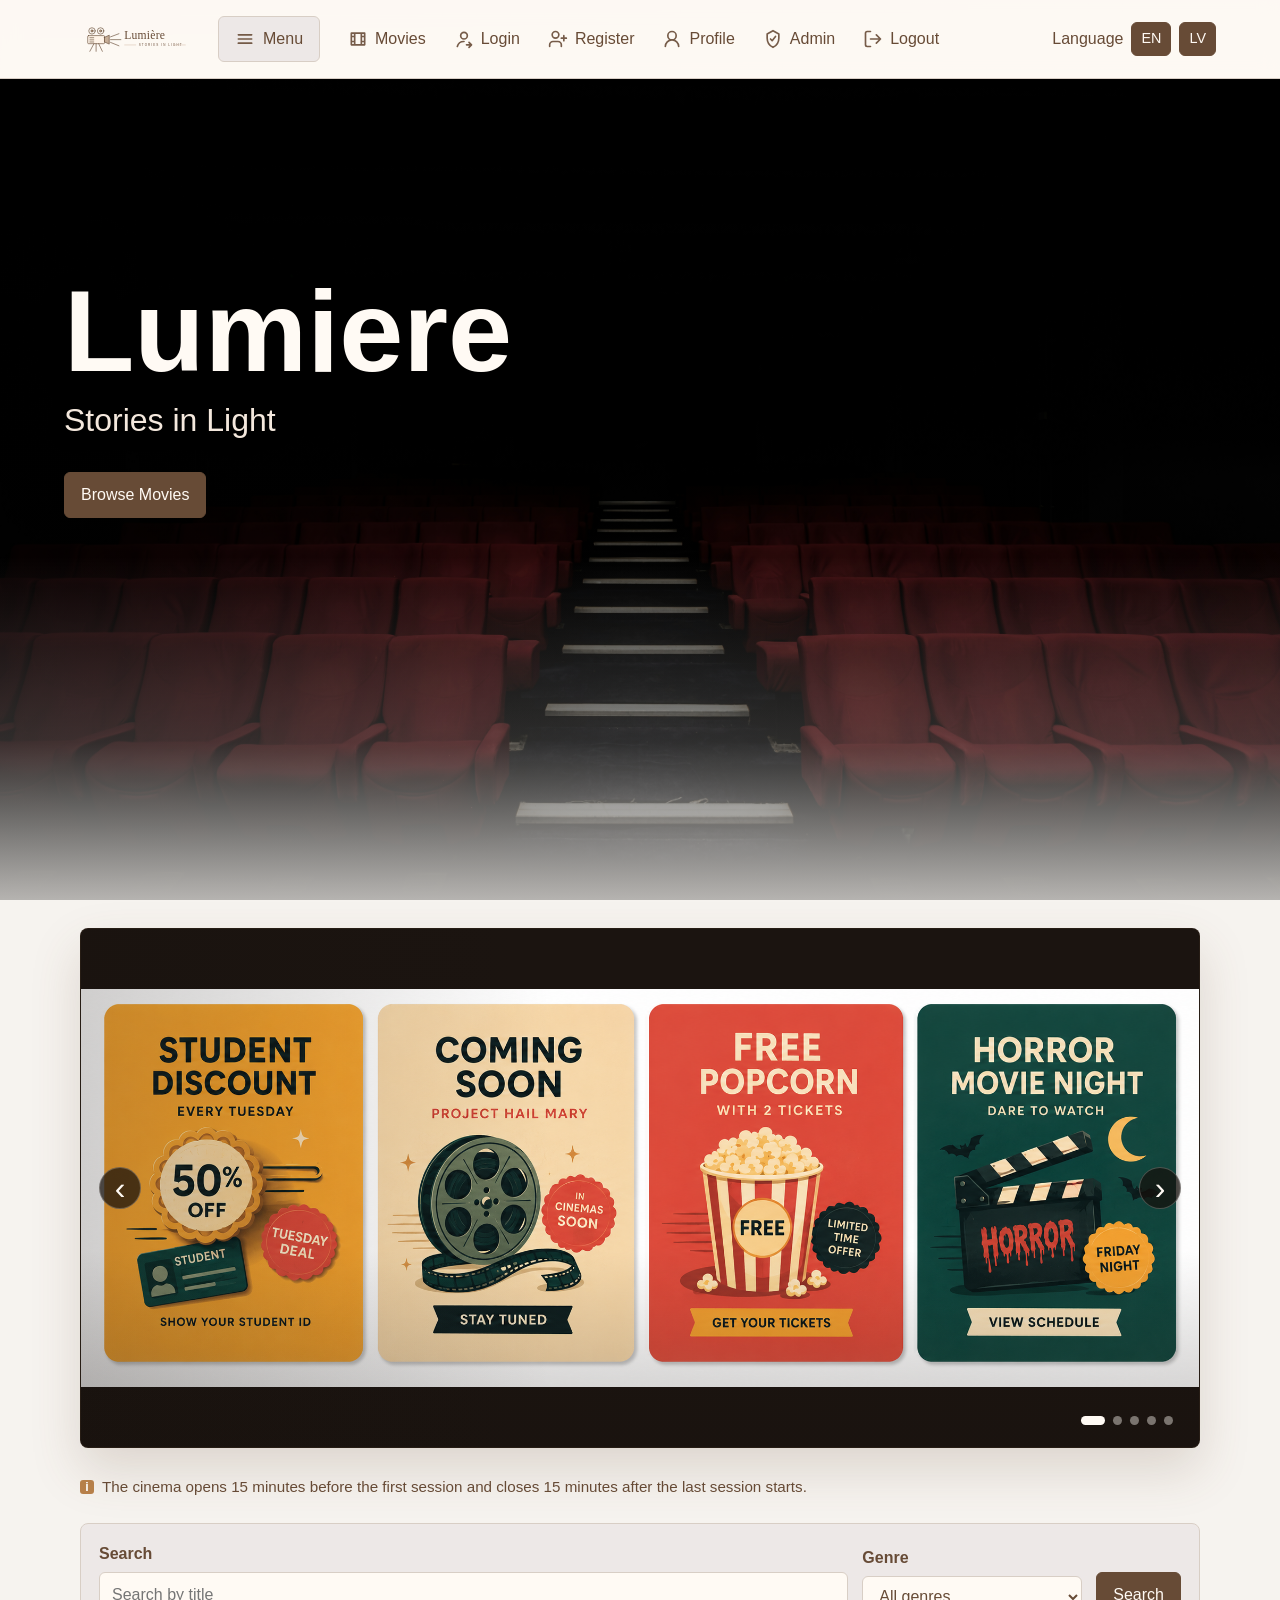
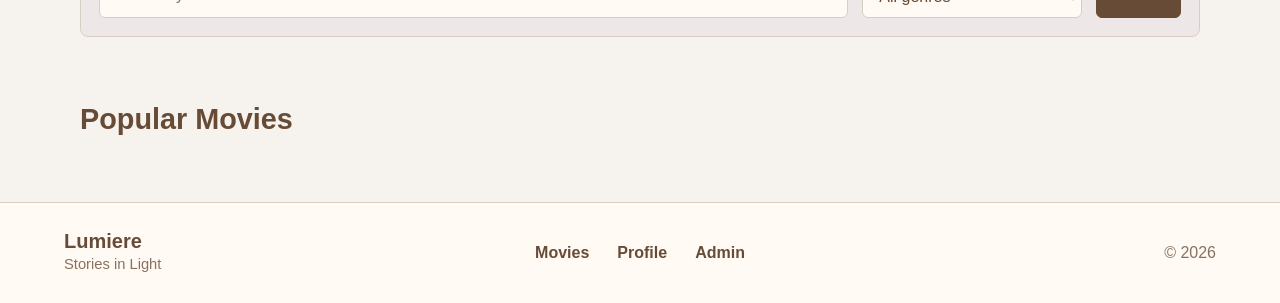
<file: index.html>
<!doctype html>
<html lang="en">
  <head>
    <meta charset="utf-8" />
    <meta name="viewport" content="width=device-width, initial-scale=1" />
    <meta name="theme-color" content="#111827" />
    <title>Lumiere - Movies</title>
    <link rel="manifest" href="manifest.json" />
    <link rel="stylesheet" href="css/style.css" />
  </head>
  <body>
    <header class="topbar">
      <a class="brand" href="index.html" aria-label="Lumiere home">
        <img src="images/icons/lumiere_logo.svg" alt="Lumiere" />
      </a>
      <button type="button" class="menu-button" onclick="toggleMenu()">
        <img
          class="nav-icon"
          src="images/icons/menu.svg"
          alt=""
          aria-hidden="true"
        />
        <span data-i18n="menu">Menu</span>
      </button>
      <div class="menu-dropdown" id="menuDropdown">
        <a href="index.html#movieList"
          ><img
            class="nav-icon"
            src="images/icons/movies.svg"
            alt=""
            aria-hidden="true"
          /><span data-i18n="movies">Movies</span></a
        >
        <a href="index.html#movieList"
          ><img
            class="nav-icon"
            src="images/icons/sessions.svg"
            alt=""
            aria-hidden="true"
          /><span data-i18n="sessions">Sessions</span></a
        >
        <a href="#"
          ><img
            class="nav-icon"
            src="images/icons/news.svg"
            alt=""
            aria-hidden="true"
          /><span data-i18n="news">News</span></a
        >
        <a href="#"
          ><img
            class="nav-icon"
            src="images/icons/gifts.svg"
            alt=""
            aria-hidden="true"
          /><span data-i18n="gifts">Gifts</span></a
        >
        <a href="#"
          ><img
            class="nav-icon"
            src="images/icons/events.svg"
            alt=""
            aria-hidden="true"
          /><span data-i18n="events">Events</span></a
        >
      </div>

      <nav id="mainNav">
        <a href="index.html"
          ><img
            class="nav-icon"
            src="images/icons/movies.svg"
            alt=""
            aria-hidden="true"
          /><span data-i18n="movies">Movies</span></a
        >
        <a href="login.html" class="guest-link"
          ><img
            class="nav-icon"
            src="images/icons/login.svg"
            alt=""
            aria-hidden="true"
          /><span data-i18n="login">Login</span></a
        >
        <a href="register.html" class="guest-link"
          ><img
            class="nav-icon"
            src="images/icons/register.svg"
            alt=""
            aria-hidden="true"
          /><span data-i18n="register">Register</span></a
        >
        <a href="profile.html" class="user-link"
          ><img
            class="nav-icon"
            src="images/icons/profile.svg"
            alt=""
            aria-hidden="true"
          /><span data-i18n="profile">Profile</span></a
        >
        <a href="admin.html" class="admin-link"
          ><img
            class="nav-icon"
            src="images/icons/admin.svg"
            alt=""
            aria-hidden="true"
          /><span data-i18n="admin">Admin</span></a
        >
        <a href="#" id="logoutLink" class="user-link"
          ><img
            class="nav-icon"
            src="images/icons/logout.svg"
            alt=""
            aria-hidden="true"
          /><span data-i18n="logout">Logout</span></a
        >
      </nav>

      <div class="lang">
        <span data-i18n="language">Language</span>
        <button type="button" class="small-button" onclick="setLanguage('en')">
          EN
        </button>
        <button type="button" class="small-button" onclick="setLanguage('lv')">
          LV
        </button>
      </div>
    </header>

    <main>
      <section class="hero">
        <div>
          <h1>Lumiere</h1>
          <p>Stories in Light</p>
          <a
            class="button hero-button"
            href="#movieList"
            data-i18n="browse_movies"
            >Browse Movies</a
          >
        </div>
      </section>

      <section class="banner-section" aria-label="Cinema announcements">
        <div class="banner-carousel" id="bannerCarousel">
          <div class="banner-track" id="bannerTrack">
            <div class="banner-slide is-active">
              <img src="images/1.png" alt="Cinema banner 1" />
            </div>

            <div class="banner-slide">
              <img src="images/2.png" alt="Cinema banner 2" />
            </div>

            <div class="banner-slide">
              <img src="images/3.png" alt="Cinema banner 3" />
            </div>

            <div class="banner-slide">
              <img src="images/4.png" alt="Cinema banner 4" />
            </div>

            <div class="banner-slide">
              <img src="images/5.png" alt="Cinema banner 5" />
            </div>
          </div>

          <button
            type="button"
            class="banner-arrow banner-prev"
            id="bannerPrev"
            aria-label="Previous banner"
          >
            &#8249;
          </button>
          <button
            type="button"
            class="banner-arrow banner-next"
            id="bannerNext"
            aria-label="Next banner"
          >
            &#8250;
          </button>

          <div class="banner-dots" id="bannerDots" aria-hidden="true"></div>
        </div>
      </section>

      <div class="container">
        <p class="info-note">
          <span class="info-icon" aria-hidden="true">i</span>
          <span data-i18n="cinema_hours">
            The cinema opens 15 minutes before the first session and closes 15
            minutes after the last session starts.
          </span>
        </p>

        <form class="filters" id="searchForm">
          <label>
            <span data-i18n="search">Search</span>
            <input
              type="search"
              id="searchInput"
              placeholder="Search by title"
            />
          </label>

          <label>
            <span data-i18n="genre">Genre</span>
            <select id="genreSelect">
              <option value="0">All genres</option>
              <option value="1">Action</option>
              <option value="2">Horror</option>
              <option value="3">Comedy</option>
              <option value="4">Drama</option>
              <option value="5">Science Fiction</option>
              <option value="6">Family Adventure</option>
              <option value="7">Animation</option>
              <option value="8">Fantasy</option>
              <option value="9">Romance</option>
              <option value="10">Thriller</option>
              <option value="11">Crime</option>
              <option value="12">Documentary</option>
            </select>
          </label>

          <button type="submit" data-i18n="search">Search</button>
        </form>

        <section class="movie-grid" id="movieList"></section>

        <section class="popular-section" aria-labelledby="popularMoviesTitle">
          <div class="section-heading">
            <h2 id="popularMoviesTitle" data-i18n="popular_movies">
              Popular Movies
            </h2>
          </div>
          <div class="popular-grid" id="popularMovieList"></div>
        </section>
      </div>
    </main>

    <footer class="footer">
      <div class="footer-brand">
        <strong>Lumiere</strong>
        <span>Stories in Light</span>
      </div>
      <nav class="footer-nav" aria-label="Footer navigation">
        <a href="index.html" data-i18n="movies">Movies</a>
        <a href="profile.html" data-i18n="profile">Profile</a>
        <a href="admin.html" data-i18n="admin">Admin</a>
      </nav>
      <p>&copy; 2026</p>
    </footer>
    <script src="js/script.js"></script>
  </body>
</html>
</file>
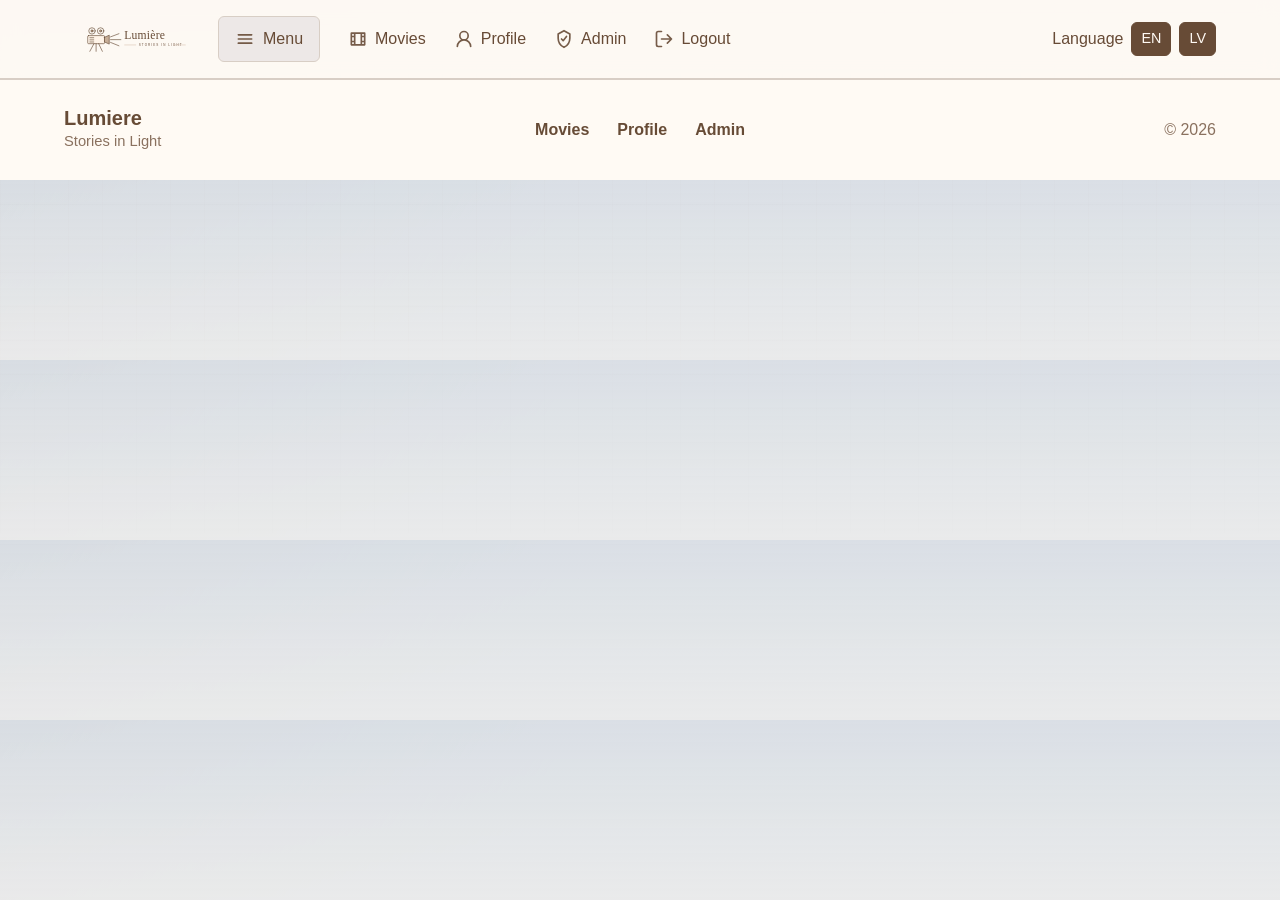
<file: admin.html>
<!doctype html>
<html lang="en">
  <head>
    <meta charset="utf-8" />
    <meta name="viewport" content="width=device-width, initial-scale=1" />
    <title>Lumiere - Admin</title>
    <link rel="manifest" href="manifest.json" />
    <link rel="stylesheet" href="css/style.css" />
  </head>
  <body>
    <header class="topbar">
      <a class="brand" href="index.html" aria-label="Lumiere home">
        <img src="images/icons/lumiere_logo.svg" alt="Lumiere" />
      </a>
      <button type="button" class="menu-button" onclick="toggleMenu()">
        <img
          class="nav-icon"
          src="images/icons/menu.svg"
          alt=""
          aria-hidden="true"
        />
        <span data-i18n="menu">Menu</span>
      </button>
      <div class="menu-dropdown" id="menuDropdown">
        <a href="index.html#movieList"
          ><img
            class="nav-icon"
            src="images/icons/movies.svg"
            alt=""
            aria-hidden="true"
          /><span data-i18n="movies">Movies</span></a
        >
        <a href="index.html#movieList"
          ><img
            class="nav-icon"
            src="images/icons/sessions.svg"
            alt=""
            aria-hidden="true"
          /><span data-i18n="sessions">Sessions</span></a
        >
        <a href="#"
          ><img
            class="nav-icon"
            src="images/icons/news.svg"
            alt=""
            aria-hidden="true"
          /><span data-i18n="news">News</span></a
        >
        <a href="#"
          ><img
            class="nav-icon"
            src="images/icons/gifts.svg"
            alt=""
            aria-hidden="true"
          /><span data-i18n="gifts">Gifts</span></a
        >
        <a href="#"
          ><img
            class="nav-icon"
            src="images/icons/events.svg"
            alt=""
            aria-hidden="true"
          /><span data-i18n="events">Events</span></a
        >
      </div>

      <nav id="mainNav">
        <a href="index.html"
          ><img
            class="nav-icon"
            src="images/icons/movies.svg"
            alt=""
            aria-hidden="true"
          /><span data-i18n="movies">Movies</span></a
        >
        <a href="profile.html"
          ><img
            class="nav-icon"
            src="images/icons/profile.svg"
            alt=""
            aria-hidden="true"
          /><span data-i18n="profile">Profile</span></a
        >
        <a href="admin.html" class="admin-link"
          ><img
            class="nav-icon"
            src="images/icons/admin.svg"
            alt=""
            aria-hidden="true"
          /><span data-i18n="admin">Admin</span></a
        >
        <a href="#" id="logoutLink" class="user-link"
          ><img
            class="nav-icon"
            src="images/icons/logout.svg"
            alt=""
            aria-hidden="true"
          /><span data-i18n="logout">Logout</span></a
        >
      </nav>

      <div class="lang">
        <span data-i18n="language">Language</span>
        <button type="button" class="small-button" onclick="setLanguage('en')">
          EN
        </button>
        <button type="button" class="small-button" onclick="setLanguage('lv')">
          LV
        </button>
      </div>
    </header>

    <main class="container" id="adminContent" style="display: none">
      <h1 data-i18n="admin_panel">Admin panel</h1>
      <p id="message"></p>

      <section class="stats">
        <div class="stat detail">
          <p data-i18n="total_users">Total users</p>
          <strong id="totalUsers">0</strong>
        </div>

        <div class="stat detail">
          <p data-i18n="total_reservations">Total reservations</p>
          <strong id="totalReservations">0</strong>
        </div>

        <div class="stat detail">
          <p data-i18n="popular_movie">Most popular movie</p>
          <strong id="popularMovie">-</strong>
        </div>
      </section>

      <h2 data-i18n="movie_management">Movie management</h2>

      <form class="admin-form" id="movieForm">
        <input type="hidden" name="id" id="movieId" value="0" />

        <label>
          <span data-i18n="movie_title">Movie title</span>
          <input
            name="title"
            id="movieTitle"
            data-i18n-placeholder="movie_title_placeholder"
            placeholder="Example: Project Hail Mary"
            required
          />
        </label>

        <label>
          <span data-i18n="genre">Genre</span>
          <select name="genre_id" id="movieGenre" required></select>
        </label>

        <label>
          <span data-i18n="description_en">Description in English</span>
          <textarea
            name="description_en"
            id="descriptionEn"
            data-i18n-placeholder="description_en_placeholder"
            placeholder="Write a short movie description in English."
            required
          ></textarea>
        </label>

        <label>
          <span data-i18n="description_lv">Description in Latvian</span>
          <textarea
            name="description_lv"
            id="descriptionLv"
            data-i18n-placeholder="description_lv_placeholder"
            placeholder="Uzraksti īsu filmas aprakstu latviski."
            required
          ></textarea>
        </label>

        <label>
          <span data-i18n="duration">Duration</span>
          <input
            type="number"
            name="duration"
            id="duration"
            min="1"
            data-i18n-placeholder="duration_placeholder"
            placeholder="Example: 120"
            required
          />
        </label>

        <label>
          <span data-i18n="poster">Poster path</span>
          <input
            name="poster"
            id="poster"
            data-i18n-placeholder="poster_placeholder"
            placeholder="images/project_hail_mary.jpg"
            required
          />
          <small data-i18n="poster_help"
            >Put the poster file in the images folder and type its path
            here.</small
          >
        </label>

        <label>
          <span data-i18n="age">Age restriction</span>
          <input
            name="age_restriction"
            id="ageRestriction"
            data-i18n-placeholder="age_placeholder"
            placeholder="Example: 7+, 12+, 16+, 18+"
            required
          />
        </label>

        <label>
          <span data-i18n="trailer_url">Trailer link</span>
          <input
            type="url"
            name="trailer_url"
            id="trailerUrl"
            data-i18n-placeholder="trailer_placeholder"
            placeholder="https://www.youtube.com/watch?v=..."
          />
          <small data-i18n="trailer_help"
            >Add a YouTube or official trailer link if the movie has one.</small
          >
        </label>

        <button type="submit" data-i18n="save">Save</button>
      </form>

      <div class="table-wrap">
        <table>
          <thead>
            <tr>
              <th data-i18n="title">Title</th>
              <th data-i18n="genre">Genre</th>
              <th data-i18n="duration">Duration</th>
              <th data-i18n="age">Age restriction</th>
              <th data-i18n="actions">Actions</th>
            </tr>
          </thead>
          <tbody id="movieTable"></tbody>
        </table>
      </div>

      <h2 data-i18n="session_management">Session management</h2>

      <form class="admin-form" id="sessionForm">
        <label>
          <span data-i18n="session_movie">Movie for this session</span>
          <select name="movie_id" id="sessionMovie"></select>
        </label>

        <label>
          <span data-i18n="session_datetime">Session date and time</span>
          <input type="datetime-local" name="show_time" required />
        </label>

        <label>
          <span data-i18n="hall">Hall</span>
          <select name="hall_id" id="sessionHall" required></select>
        </label>

        <label>
          <span data-i18n="audio_language">Audio language</span>
          <input
            name="audio_language"
            data-i18n-placeholder="audio_language_placeholder"
            placeholder="Example: English"
            required
          />
        </label>

        <label>
          <span data-i18n="subtitle_language">Subtitles</span>
          <input
            name="subtitle_language"
            data-i18n-placeholder="subtitle_language_placeholder"
            placeholder="Example: Latvian, Russian"
            required
          />
        </label>

        <label>
          <span data-i18n="price">Price</span>
          <input
            type="number"
            name="price"
            min="0"
            step="0.01"
            data-i18n-placeholder="price_placeholder"
            placeholder="Example: 7.50"
            required
          />
        </label>

        <button type="submit" data-i18n="add_session">Add session</button>
      </form>

      <div class="table-wrap">
        <table>
          <thead>
            <tr>
              <th data-i18n="title">Title</th>
              <th data-i18n="date">Date</th>
              <th data-i18n="hall">Hall</th>
              <th data-i18n="audio_language">Audio language</th>
              <th data-i18n="subtitle_language">Subtitles</th>
              <th data-i18n="actions">Actions</th>
            </tr>
          </thead>
          <tbody id="sessionTable"></tbody>
        </table>
      </div>

      <h2 data-i18n="reservation_management">Reservation management</h2>

      <div class="table-wrap">
        <table>
          <thead>
            <tr>
              <th data-i18n="customer">Customer</th>
              <th data-i18n="title">Title</th>
              <th data-i18n="date">Date</th>
              <th data-i18n="tickets">Tickets</th>
              <th data-i18n="price">Price</th>
              <th data-i18n="status">Status</th>
              <th data-i18n="actions">Actions</th>
            </tr>
          </thead>
          <tbody id="adminReservationTable"></tbody>
        </table>
      </div>
    </main>

    <footer class="footer">
      <div class="footer-brand">
        <strong>Lumiere</strong>
        <span>Stories in Light</span>
      </div>
      <nav class="footer-nav" aria-label="Footer navigation">
        <a href="index.html" data-i18n="movies">Movies</a>
        <a href="profile.html" data-i18n="profile">Profile</a>
        <a href="admin.html" data-i18n="admin">Admin</a>
      </nav>
      <p>&copy; 2026</p>
    </footer>
    <script src="js/script.js"></script>
  </body>
</html>
</file>
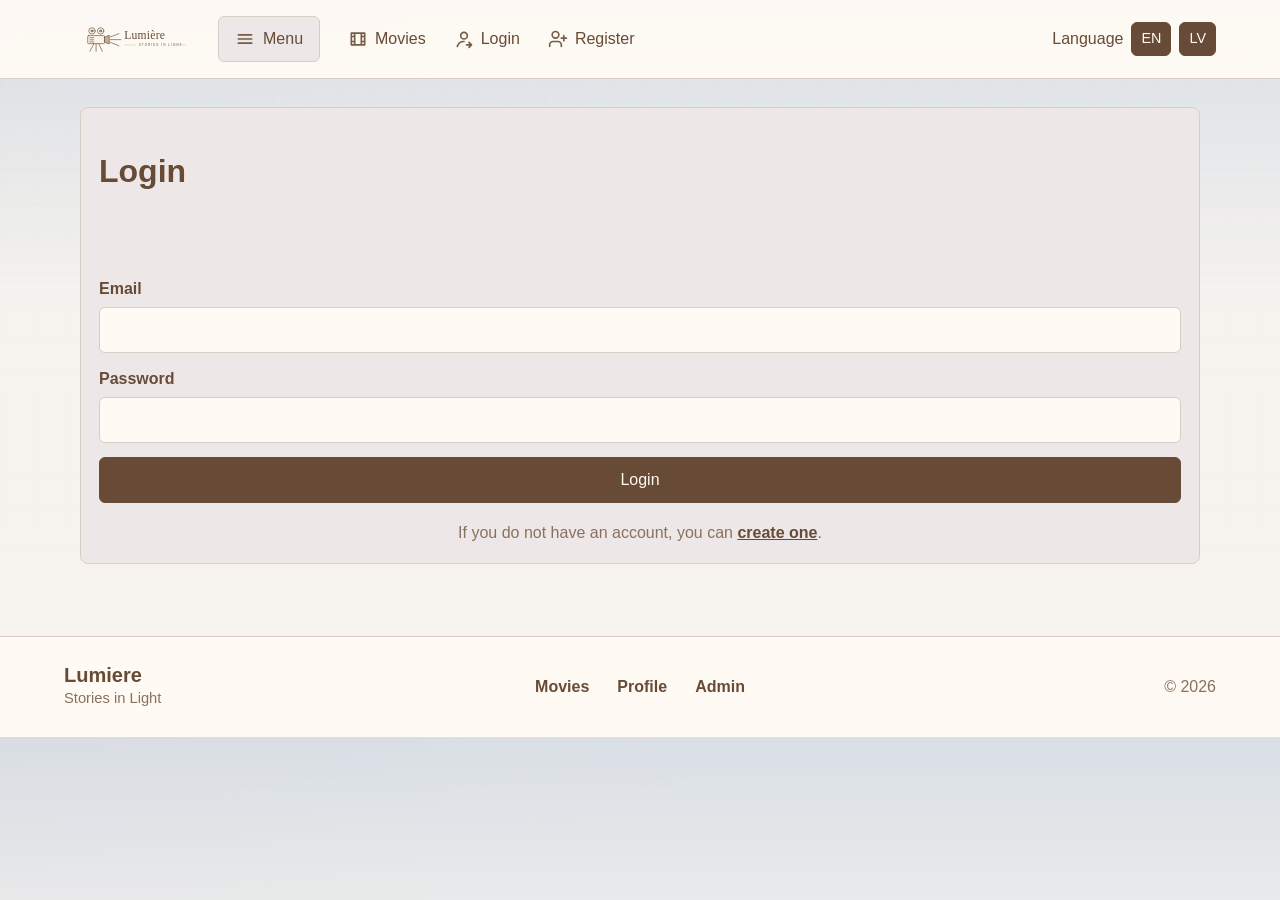
<file: login.html>
<!doctype html>
<html lang="en">
  <head>
    <meta charset="utf-8" />
    <meta name="viewport" content="width=device-width, initial-scale=1" />
    <title>Lumiere - Login</title>
    <link rel="manifest" href="manifest.json" />
    <link rel="stylesheet" href="css/style.css" />
  </head>
  <body>
    <header class="topbar">
      <a class="brand" href="index.html" aria-label="Lumiere home">
        <img src="images/icons/lumiere_logo.svg" alt="Lumiere" />
      </a>
      <button type="button" class="menu-button" onclick="toggleMenu()">
        <img
          class="nav-icon"
          src="images/icons/menu.svg"
          alt=""
          aria-hidden="true"
        />
        <span data-i18n="menu">Menu</span>
      </button>
      <div class="menu-dropdown" id="menuDropdown">
        <a href="index.html#movieList"
          ><img
            class="nav-icon"
            src="images/icons/movies.svg"
            alt=""
            aria-hidden="true"
          /><span data-i18n="movies">Movies</span></a
        >
        <a href="index.html#movieList"
          ><img
            class="nav-icon"
            src="images/icons/sessions.svg"
            alt=""
            aria-hidden="true"
          /><span data-i18n="sessions">Sessions</span></a
        >
        <a href="#"
          ><img
            class="nav-icon"
            src="images/icons/news.svg"
            alt=""
            aria-hidden="true"
          /><span data-i18n="news">News</span></a
        >
        <a href="#"
          ><img
            class="nav-icon"
            src="images/icons/gifts.svg"
            alt=""
            aria-hidden="true"
          /><span data-i18n="gifts">Gifts</span></a
        >
        <a href="#"
          ><img
            class="nav-icon"
            src="images/icons/events.svg"
            alt=""
            aria-hidden="true"
          /><span data-i18n="events">Events</span></a
        >
      </div>

      <nav id="mainNav">
        <a href="index.html"
          ><img
            class="nav-icon"
            src="images/icons/movies.svg"
            alt=""
            aria-hidden="true"
          /><span data-i18n="movies">Movies</span></a
        >
        <a href="login.html"
          ><img
            class="nav-icon"
            src="images/icons/login.svg"
            alt=""
            aria-hidden="true"
          /><span data-i18n="login">Login</span></a
        >
        <a href="register.html"
          ><img
            class="nav-icon"
            src="images/icons/register.svg"
            alt=""
            aria-hidden="true"
          /><span data-i18n="register">Register</span></a
        >
      </nav>

      <div class="lang">
        <span data-i18n="language">Language</span>
        <button type="button" class="small-button" onclick="setLanguage('en')">
          EN
        </button>
        <button type="button" class="small-button" onclick="setLanguage('lv')">
          LV
        </button>
      </div>
    </header>

    <main class="container">
      <form class="form" id="loginForm">
        <h1 data-i18n="login">Login</h1>
        <p id="message"></p>

        <label>
          <span data-i18n="email">Email</span>
          <input type="email" name="email" required />
        </label>

        <label>
          <span data-i18n="password">Password</span>
          <input type="password" name="password" required />
        </label>

        <button type="submit" data-i18n="login">Login</button>

        <p class="auth-help">
          <span data-i18n="no_account"
            >If you do not have an account, you can</span
          >
          <a href="register.html" data-i18n="create_account">create one</a>.
        </p>
      </form>
    </main>

    <footer class="footer">
      <div class="footer-brand">
        <strong>Lumiere</strong>
        <span>Stories in Light</span>
      </div>
      <nav class="footer-nav" aria-label="Footer navigation">
        <a href="index.html" data-i18n="movies">Movies</a>
        <a href="profile.html" data-i18n="profile">Profile</a>
        <a href="admin.html" data-i18n="admin">Admin</a>
      </nav>
      <p>&copy; 2026</p>
    </footer>
    <script src="js/script.js"></script>
  </body>
</html>
</file>
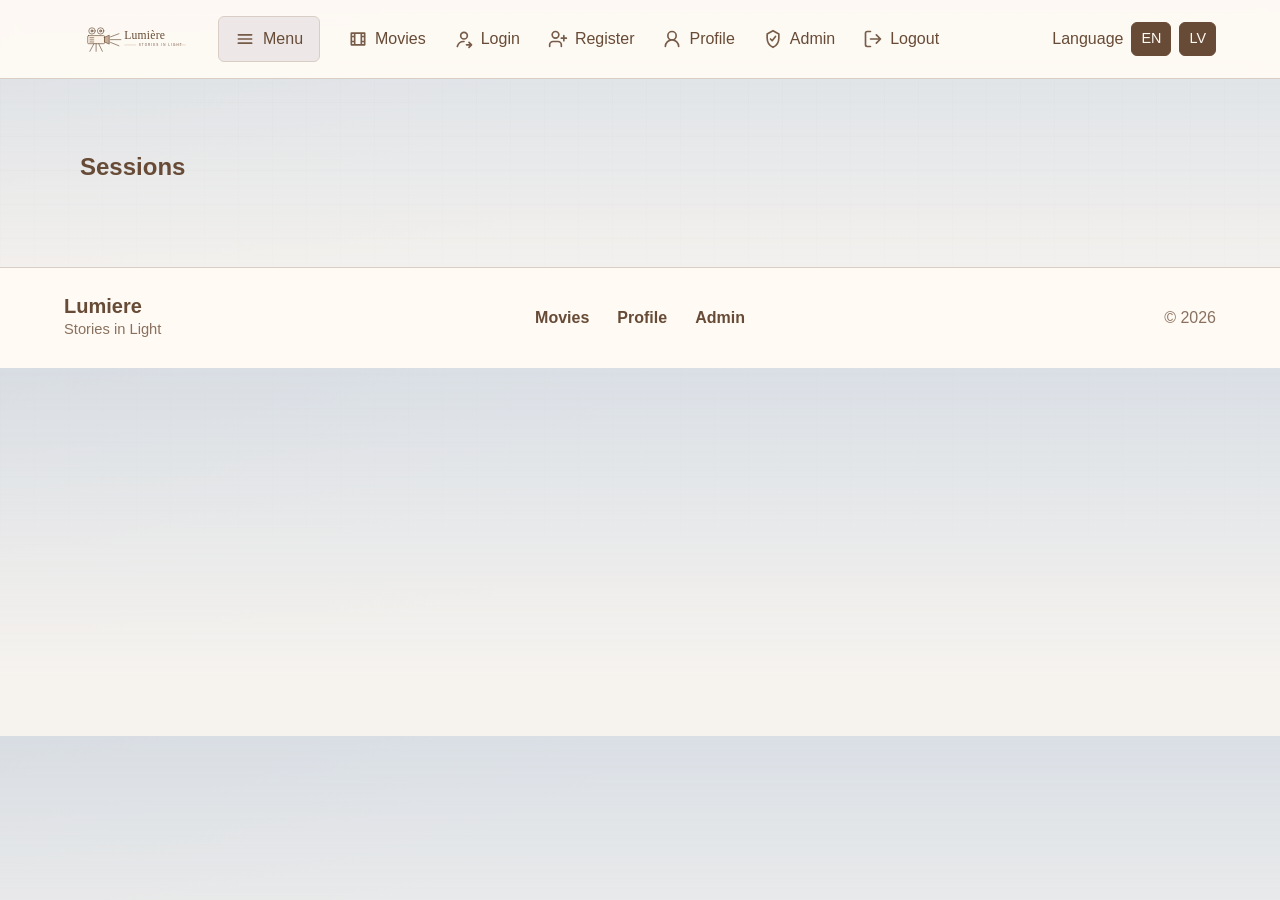
<file: movie.html>
<!doctype html>
<html lang="en">
  <head>
    <meta charset="utf-8" />
    <meta name="viewport" content="width=device-width, initial-scale=1" />
    <meta name="theme-color" content="#111827" />
    <title>Lumiere - Movie</title>
    <link rel="manifest" href="manifest.json" />
    <link rel="stylesheet" href="css/style.css" />
  </head>
  <body>
    <header class="topbar">
      <a class="brand" href="index.html" aria-label="Lumiere home">
        <img src="images/icons/lumiere_logo.svg" alt="Lumiere" />
      </a>
      <button type="button" class="menu-button" onclick="toggleMenu()">
        <img
          class="nav-icon"
          src="images/icons/menu.svg"
          alt=""
          aria-hidden="true"
        />
        <span data-i18n="menu">Menu</span>
      </button>
      <div class="menu-dropdown" id="menuDropdown">
        <a href="index.html#movieList"
          ><img
            class="nav-icon"
            src="images/icons/movies.svg"
            alt=""
            aria-hidden="true"
          /><span data-i18n="movies">Movies</span></a
        >
        <a href="#sessionList"
          ><img
            class="nav-icon"
            src="images/icons/sessions.svg"
            alt=""
            aria-hidden="true"
          /><span data-i18n="sessions">Sessions</span></a
        >
        <a href="#"
          ><img
            class="nav-icon"
            src="images/icons/news.svg"
            alt=""
            aria-hidden="true"
          /><span data-i18n="news">News</span></a
        >
        <a href="#"
          ><img
            class="nav-icon"
            src="images/icons/gifts.svg"
            alt=""
            aria-hidden="true"
          /><span data-i18n="gifts">Gifts</span></a
        >
        <a href="#"
          ><img
            class="nav-icon"
            src="images/icons/events.svg"
            alt=""
            aria-hidden="true"
          /><span data-i18n="events">Events</span></a
        >
      </div>

      <nav id="mainNav">
        <a href="index.html"
          ><img
            class="nav-icon"
            src="images/icons/movies.svg"
            alt=""
            aria-hidden="true"
          /><span data-i18n="movies">Movies</span></a
        >
        <a href="login.html" class="guest-link"
          ><img
            class="nav-icon"
            src="images/icons/login.svg"
            alt=""
            aria-hidden="true"
          /><span data-i18n="login">Login</span></a
        >
        <a href="register.html" class="guest-link"
          ><img
            class="nav-icon"
            src="images/icons/register.svg"
            alt=""
            aria-hidden="true"
          /><span data-i18n="register">Register</span></a
        >
        <a href="profile.html" class="user-link"
          ><img
            class="nav-icon"
            src="images/icons/profile.svg"
            alt=""
            aria-hidden="true"
          /><span data-i18n="profile">Profile</span></a
        >
        <a href="admin.html" class="admin-link"
          ><img
            class="nav-icon"
            src="images/icons/admin.svg"
            alt=""
            aria-hidden="true"
          /><span data-i18n="admin">Admin</span></a
        >
        <a href="#" id="logoutLink" class="user-link"
          ><img
            class="nav-icon"
            src="images/icons/logout.svg"
            alt=""
            aria-hidden="true"
          /><span data-i18n="logout">Logout</span></a
        >
      </nav>

      <div class="lang">
        <span data-i18n="language">Language</span>
        <button type="button" class="small-button" onclick="setLanguage('en')">
          EN
        </button>
        <button type="button" class="small-button" onclick="setLanguage('lv')">
          LV
        </button>
      </div>
    </header>

    <main class="container">
      <section id="movieDetails"></section>
      <section class="sessions">
        <h2 data-i18n="sessions">Sessions</h2>
        <div id="sessionList"></div>
      </section>
    </main>

    <footer class="footer">
      <div class="footer-brand">
        <strong>Lumiere</strong>
        <span>Stories in Light</span>
      </div>
      <nav class="footer-nav" aria-label="Footer navigation">
        <a href="index.html" data-i18n="movies">Movies</a>
        <a href="profile.html" data-i18n="profile">Profile</a>
        <a href="admin.html" data-i18n="admin">Admin</a>
      </nav>
      <p>&copy; 2026</p>
    </footer>
    <script src="js/script.js"></script>
  </body>
</html>
</file>
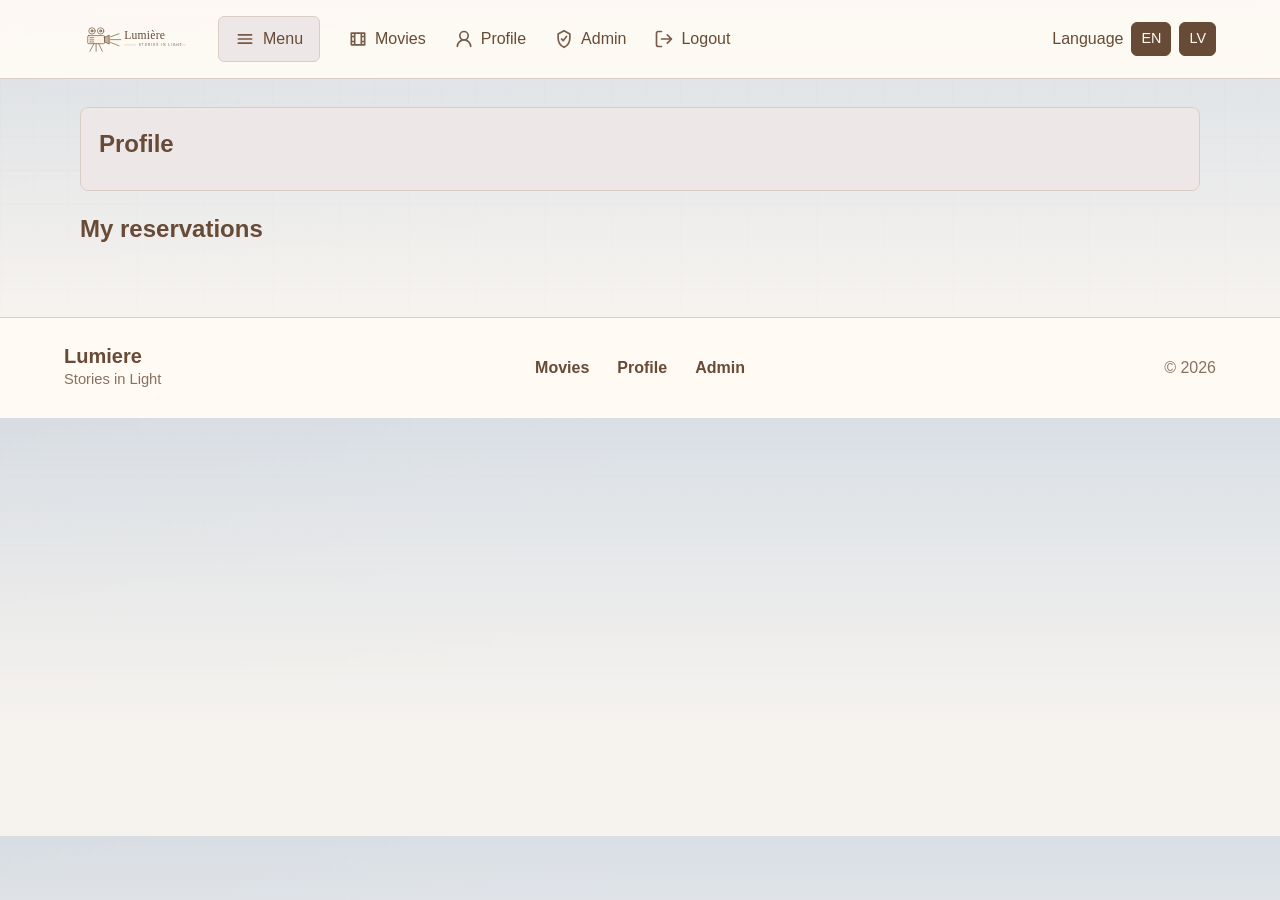
<file: profile.html>
<!doctype html>
<html lang="en">
  <head>
    <meta charset="utf-8" />
    <meta name="viewport" content="width=device-width, initial-scale=1" />
    <title>Lumiere - Profile</title>
    <link rel="manifest" href="manifest.json" />
    <link rel="stylesheet" href="css/style.css" />
  </head>
  <body>
    <header class="topbar">
      <a class="brand" href="index.html" aria-label="Lumiere home">
        <img src="images/icons/lumiere_logo.svg" alt="Lumiere" />
      </a>
      <button type="button" class="menu-button" onclick="toggleMenu()">
        <img
          class="nav-icon"
          src="images/icons/menu.svg"
          alt=""
          aria-hidden="true"
        />
        <span data-i18n="menu">Menu</span>
      </button>
      <div class="menu-dropdown" id="menuDropdown">
        <a href="index.html#movieList"
          ><img
            class="nav-icon"
            src="images/icons/movies.svg"
            alt=""
            aria-hidden="true"
          /><span data-i18n="movies">Movies</span></a
        >
        <a href="index.html#movieList"
          ><img
            class="nav-icon"
            src="images/icons/sessions.svg"
            alt=""
            aria-hidden="true"
          /><span data-i18n="sessions">Sessions</span></a
        >
        <a href="#"
          ><img
            class="nav-icon"
            src="images/icons/news.svg"
            alt=""
            aria-hidden="true"
          /><span data-i18n="news">News</span></a
        >
        <a href="#"
          ><img
            class="nav-icon"
            src="images/icons/gifts.svg"
            alt=""
            aria-hidden="true"
          /><span data-i18n="gifts">Gifts</span></a
        >
        <a href="#"
          ><img
            class="nav-icon"
            src="images/icons/events.svg"
            alt=""
            aria-hidden="true"
          /><span data-i18n="events">Events</span></a
        >
      </div>

      <nav id="mainNav">
        <a href="index.html"
          ><img
            class="nav-icon"
            src="images/icons/movies.svg"
            alt=""
            aria-hidden="true"
          /><span data-i18n="movies">Movies</span></a
        >
        <a href="profile.html"
          ><img
            class="nav-icon"
            src="images/icons/profile.svg"
            alt=""
            aria-hidden="true"
          /><span data-i18n="profile">Profile</span></a
        >
        <a href="admin.html" class="admin-link"
          ><img
            class="nav-icon"
            src="images/icons/admin.svg"
            alt=""
            aria-hidden="true"
          /><span data-i18n="admin">Admin</span></a
        >
        <a href="#" id="logoutLink" class="user-link"
          ><img
            class="nav-icon"
            src="images/icons/logout.svg"
            alt=""
            aria-hidden="true"
          /><span data-i18n="logout">Logout</span></a
        >
      </nav>

      <div class="lang">
        <span data-i18n="language">Language</span>
        <button type="button" class="small-button" onclick="setLanguage('en')">
          EN
        </button>
        <button type="button" class="small-button" onclick="setLanguage('lv')">
          LV
        </button>
      </div>
    </header>

    <main class="container">
      <section class="detail">
        <h1 data-i18n="profile">Profile</h1>
        <div id="profileInfo"></div>
      </section>

      <h2 data-i18n="my_reservations">My reservations</h2>
      <section class="sessions" id="reservationList"></section>
    </main>

    <footer class="footer">
      <div class="footer-brand">
        <strong>Lumiere</strong>
        <span>Stories in Light</span>
      </div>
      <nav class="footer-nav" aria-label="Footer navigation">
        <a href="index.html" data-i18n="movies">Movies</a>
        <a href="profile.html" data-i18n="profile">Profile</a>
        <a href="admin.html" data-i18n="admin">Admin</a>
      </nav>
      <p>&copy; 2026</p>
    </footer>
    <script src="js/script.js"></script>
  </body>
</html>
</file>
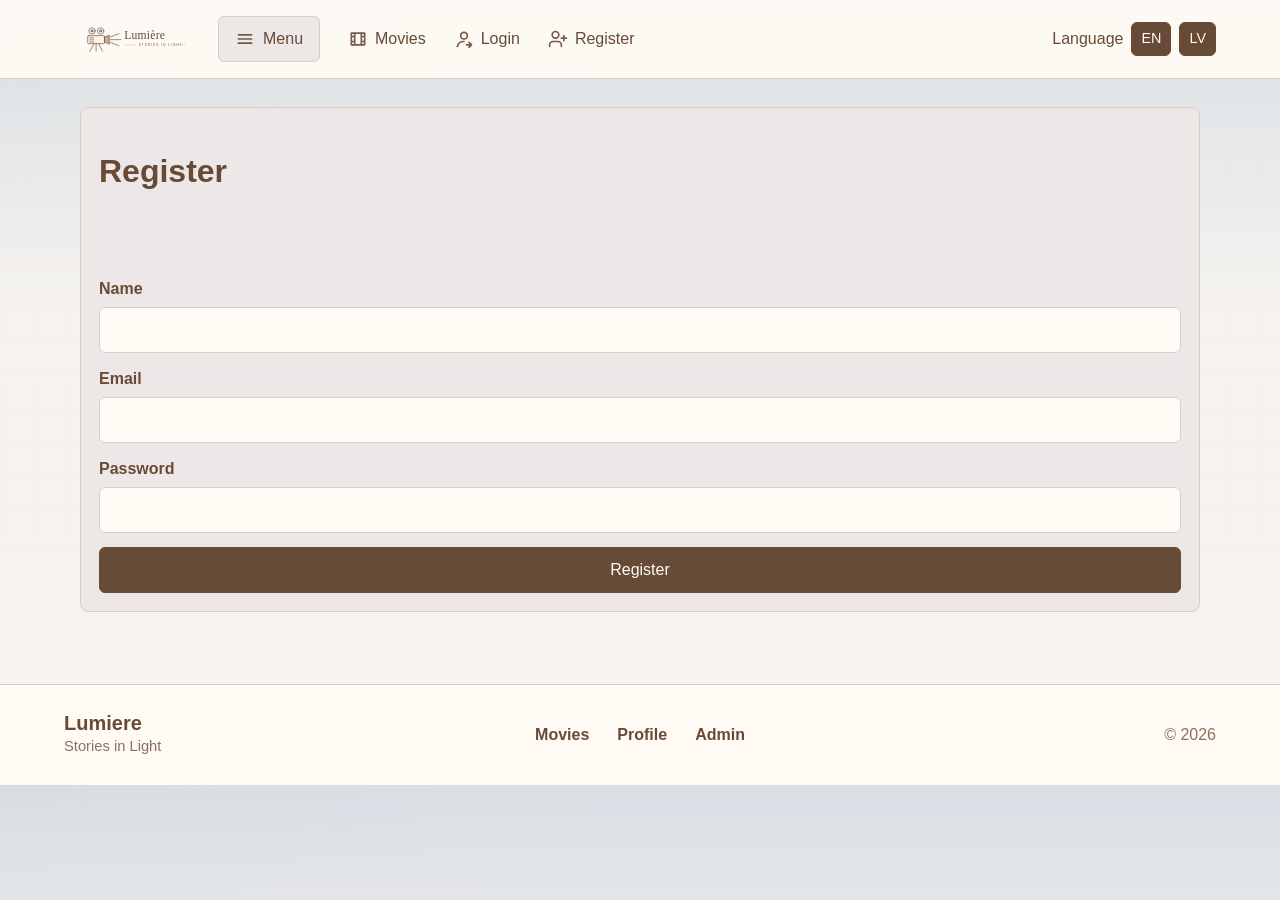
<file: register.html>
<!doctype html>
<html lang="en">
  <head>
    <meta charset="utf-8" />
    <meta name="viewport" content="width=device-width, initial-scale=1" />
    <title>Lumiere - Register</title>
    <link rel="manifest" href="manifest.json" />
    <link rel="stylesheet" href="css/style.css" />
  </head>
  <body>
    <header class="topbar">
      <a class="brand" href="index.html" aria-label="Lumiere home">
        <img src="images/icons/lumiere_logo.svg" alt="Lumiere" />
      </a>
      <button type="button" class="menu-button" onclick="toggleMenu()">
        <img
          class="nav-icon"
          src="images/icons/menu.svg"
          alt=""
          aria-hidden="true"
        />
        <span data-i18n="menu">Menu</span>
      </button>
      <div class="menu-dropdown" id="menuDropdown">
        <a href="index.html#movieList"
          ><img
            class="nav-icon"
            src="images/icons/movies.svg"
            alt=""
            aria-hidden="true"
          /><span data-i18n="movies">Movies</span></a
        >
        <a href="index.html#movieList"
          ><img
            class="nav-icon"
            src="images/icons/sessions.svg"
            alt=""
            aria-hidden="true"
          /><span data-i18n="sessions">Sessions</span></a
        >
        <a href="#"
          ><img
            class="nav-icon"
            src="images/icons/news.svg"
            alt=""
            aria-hidden="true"
          /><span data-i18n="news">News</span></a
        >
        <a href="#"
          ><img
            class="nav-icon"
            src="images/icons/gifts.svg"
            alt=""
            aria-hidden="true"
          /><span data-i18n="gifts">Gifts</span></a
        >
        <a href="#"
          ><img
            class="nav-icon"
            src="images/icons/events.svg"
            alt=""
            aria-hidden="true"
          /><span data-i18n="events">Events</span></a
        >
      </div>

      <nav id="mainNav">
        <a href="index.html"
          ><img
            class="nav-icon"
            src="images/icons/movies.svg"
            alt=""
            aria-hidden="true"
          /><span data-i18n="movies">Movies</span></a
        >
        <a href="login.html"
          ><img
            class="nav-icon"
            src="images/icons/login.svg"
            alt=""
            aria-hidden="true"
          /><span data-i18n="login">Login</span></a
        >
        <a href="register.html"
          ><img
            class="nav-icon"
            src="images/icons/register.svg"
            alt=""
            aria-hidden="true"
          /><span data-i18n="register">Register</span></a
        >
      </nav>

      <div class="lang">
        <span data-i18n="language">Language</span>
        <button type="button" class="small-button" onclick="setLanguage('en')">
          EN
        </button>
        <button type="button" class="small-button" onclick="setLanguage('lv')">
          LV
        </button>
      </div>
    </header>

    <main class="container">
      <form class="form" id="registerForm">
        <h1 data-i18n="register">Register</h1>
        <p id="message"></p>

        <label>
          <span data-i18n="name">Name</span>
          <input type="text" name="name" required />
        </label>

        <label>
          <span data-i18n="email">Email</span>
          <input type="email" name="email" required />
        </label>

        <label>
          <span data-i18n="password">Password</span>
          <input type="password" name="password" required minlength="6" />
        </label>

        <button type="submit" data-i18n="register">Register</button>
      </form>
    </main>

    <footer class="footer">
      <div class="footer-brand">
        <strong>Lumiere</strong>
        <span>Stories in Light</span>
      </div>
      <nav class="footer-nav" aria-label="Footer navigation">
        <a href="index.html" data-i18n="movies">Movies</a>
        <a href="profile.html" data-i18n="profile">Profile</a>
        <a href="admin.html" data-i18n="admin">Admin</a>
      </nav>
      <p>&copy; 2026</p>
    </footer>
    <script src="js/script.js"></script>
  </body>
</html>
</file>
<file: css/style.css>
:root {
  --bg: #f6f3ef;
  --panel: #ede8e7;
  --panel-light: #d5dce4;
  --text: #674b36;
  --muted: #8a715f;
  --accent: #674b36;
  --accent-2: #c7ae97;
  --line: #d8cec5;
  --good: #5f8c68;
  --warn: #b9824b;
  --danger: #9a5848;
  --soft: #fffaf4;
}

* {
  box-sizing: border-box;
}

html {
  scroll-behavior: smooth;
}

body {
  position: relative;
  margin: 0;
  font-family: Arial, Helvetica, sans-serif;
  background:
    linear-gradient(180deg, rgba(213, 220, 228, 0.86) 0, #f6f3ef 310px),
    linear-gradient(120deg, rgba(199, 174, 151, 0.24), transparent 42%),
    var(--bg);
  color: var(--text);
  line-height: 1.5;
}

body::before {
  content: "";
  position: fixed;
  inset: 0;
  pointer-events: none;
  background-image:
    linear-gradient(rgba(103, 75, 54, 0.025) 1px, transparent 1px),
    linear-gradient(90deg, rgba(103, 75, 54, 0.018) 1px, transparent 1px);
  background-size: 34px 34px;
  mask-image: linear-gradient(180deg, rgba(0, 0, 0, 0.65), transparent 70%);
  z-index: -2;
}

a {
  color: inherit;
}

.topbar {
  display: grid;
  grid-template-columns: auto auto 1fr auto;
  align-items: center;
  gap: 0;
  padding: 0 5%;
  background: rgba(255, 250, 244, 0.94);
  border-bottom: 1px solid var(--line);
  position: sticky;
  top: 0;
  z-index: 10;
  backdrop-filter: blur(10px);
}

.brand {
  display: grid;
  place-items: center;
  min-width: 120px;
  min-height: 78px;
  padding: 8px 14px;
  background: transparent;
  text-decoration: none;
}

.brand img {
  display: block;
  width: 100%;
  max-width: 112px;
  height: auto;
}

nav,
.lang {
  display: flex;
  align-items: center;
  gap: 8px;
  flex-wrap: wrap;
}

nav {
  padding-left: 18px;
}

nav a,
.lang a {
  display: inline-flex;
  align-items: center;
  gap: 7px;
  min-height: 44px;
  padding: 8px 10px;
  color: var(--text);
  border-radius: 6px;
  text-decoration: none;
}

nav a:hover,
.lang a:hover {
  background: var(--panel);
  color: var(--warn);
}

.menu-button {
  display: inline-flex;
  align-items: center;
  gap: 8px;
  min-height: 44px;
  margin-left: 14px;
  color: var(--text);
  background: var(--panel);
  border-color: var(--line);
}

.menu-button:hover {
  color: var(--text);
  background: var(--accent-2);
  border-color: var(--accent-2);
}

.menu-dropdown {
  position: absolute;
  top: calc(100% + 8px);
  left: calc(5% + 104px);
  display: none;
  width: min(280px, 90vw);
  padding: 10px;
  background: var(--soft);
  border: 1px solid var(--line);
  border-radius: 10px;
  box-shadow: 0 18px 34px rgba(103, 75, 54, 0.16);
  z-index: 20;
}

.menu-dropdown.is-open {
  display: grid;
  gap: 4px;
}

.menu-dropdown a {
  display: flex;
  align-items: center;
  gap: 10px;
  padding: 10px 12px;
  color: var(--text);
  border-radius: 7px;
  text-decoration: none;
}

.menu-dropdown a:hover {
  background: var(--panel);
  color: var(--warn);
}

.nav-icon {
  display: inline-block;
  width: 20px;
  height: 20px;
  flex: 0 0 auto;
  opacity: 0.9;
}

.container {
  width: min(1120px, 92%);
  margin: 0 auto;
  padding: 28px 0 48px;
}

.hero {
  position: relative;
  min-height: calc(100vh - 79px);
  display: flex;
  align-items: flex-start;
  margin-bottom: 28px;
  padding: 22vh 5% 64px;
  background:
    linear-gradient(
      90deg,
      rgba(0, 0, 0, 0.82),
      rgba(0, 0, 0, 0.52) 42%,
      rgba(0, 0, 0, 0.5)
    ),
    url("../images/HeroSection.jpg") center / cover no-repeat;
  border: 0;
  border-radius: 0;
  box-shadow: none;
  overflow: hidden;
  isolation: isolate;
}

.hero::after {
  content: "";
  position: absolute;
  inset: auto 0 -1px;
  height: 42%;
  pointer-events: none;
  background: linear-gradient(
    180deg,
    transparent,
    rgba(246, 243, 239, 0.18) 54%,
    rgba(246, 243, 239, 0.74)
  );
  z-index: -1;
}

.hero > div {
  position: relative;
  z-index: 1;
  width: min(1120px, 100%);
  margin: 0;
  max-width: 1120px;
}

.hero h1 {
  margin: 0 0 10px;
  color: #fffaf4;
  font-size: clamp(3.4rem, 9vw, 7.5rem);
  line-height: 0.95;
  font-weight: 700;
  text-shadow: 0 8px 28px rgba(0, 0, 0, 0.45);
}

.hero p {
  margin: 0;
  max-width: 640px;
  color: #f4e8dd;
  font-size: clamp(1.3rem, 3vw, 2rem);
  text-shadow: 0 4px 18px rgba(0, 0, 0, 0.42);
}

.hero-button {
  margin-top: 28px;
  background: #fffaf4;
  border-color: #fffaf4;
  color: var(--accent);
}

.hero-button:hover {
  background: var(--accent-2);
  border-color: var(--accent-2);
  color: white;
}

.banner-section {
  width: min(1120px, 92%);
  margin: 18px auto 8px;
}

.banner-carousel {
  position: relative;
  overflow: hidden;
  height: clamp(280px, 42vw, 520px);
  background: #1b1410;
  border: 1px solid rgba(103, 75, 54, 0.16);
  border-radius: 8px;
  box-shadow: 0 22px 50px rgba(103, 75, 54, 0.18);
}

.banner-track {
  position: relative;
  height: 100%;
}

.banner-slide {
  position: absolute;
  inset: 0;
  opacity: 0;
  transform: scale(1.015);
  transition:
    opacity 0.65s ease,
    transform 0.65s ease;
  pointer-events: none;
}

.banner-slide::after {
  content: "";
  position: absolute;
  inset: 0;
  background:
    linear-gradient(90deg, rgba(22, 16, 12, 0.2), transparent 42%),
    linear-gradient(180deg, transparent 62%, rgba(22, 16, 12, 0.24));
}

.banner-slide.is-active {
  opacity: 1;
  transform: scale(1);
  pointer-events: auto;
}

.banner-slide img {
  display: block;
  width: 100%;
  height: 100%;
  object-fit: contain;
  object-position: center;
}

.banner-arrow {
  position: absolute;
  top: 50%;
  z-index: 2;
  display: grid;
  place-items: center;
  width: 42px;
  height: 42px;
  min-height: 42px;
  padding: 0;
  color: #fffaf4;
  background: rgba(22, 16, 12, 0.72);
  border: 1px solid rgba(255, 250, 244, 0.24);
  border-radius: 50%;
  font-size: 2rem;
  line-height: 1;
  transform: translateY(-50%);
}

.banner-arrow:hover {
  background: var(--accent);
  border-color: var(--accent);
}

.banner-prev {
  left: 18px;
}

.banner-next {
  right: 18px;
}

.banner-dots {
  position: absolute;
  right: 26px;
  bottom: 22px;
  z-index: 2;
  display: flex;
  gap: 8px;
}

.banner-dot {
  width: 9px;
  height: 9px;
  border-radius: 50%;
  background: rgba(255, 250, 244, 0.42);
  transition:
    width 0.2s ease,
    background-color 0.2s ease;
}

.banner-dot.is-active {
  width: 24px;
  background: #fffaf4;
  border-radius: 999px;
}

.info-note {
  display: flex;
  align-items: center;
  gap: 8px;
  margin: -8px 0 24px;
  color: var(--text);
  font-size: 0.95rem;
}

.info-icon {
  display: inline-grid;
  place-items: center;
  width: 14px;
  height: 14px;
  color: white;
  background: var(--warn);
  border-radius: 3px;
  font-size: 0.78rem;
  font-weight: 700;
  line-height: 1;
}

.eyebrow,
.tag {
  display: inline-flex;
  align-items: center;
  width: fit-content;
  min-height: 28px;
  margin: 0 0 10px;
  padding: 4px 10px;
  color: var(--warn);
  background: rgba(185, 130, 75, 0.14);
  border: 1px solid rgba(185, 130, 75, 0.32);
  border-radius: 999px;
  font-weight: 700;
  text-transform: uppercase;
  font-size: 0.74rem;
}

.filters,
.form,
.admin-form {
  display: grid;
  gap: 14px;
  padding: 18px;
  background: var(--panel);
  border: 1px solid var(--line);
  border-radius: 8px;
  margin-bottom: 24px;
}

.filters {
  grid-template-columns: 1fr 220px auto;
  align-items: end;
}

label {
  display: grid;
  gap: 6px;
  color: var(--muted);
}

label span {
  color: var(--text);
  font-weight: 700;
}

small {
  color: var(--muted);
}

.auth-help {
  margin: 4px 0 0;
  color: var(--muted);
  text-align: center;
}

.auth-help a {
  color: var(--accent);
  font-weight: 700;
}

input,
select,
textarea,
button,
.button {
  min-height: 42px;
  border-radius: 6px;
  border: 1px solid var(--line);
  font: inherit;
}

input,
select,
textarea {
  width: 100%;
  padding: 10px 12px;
  color: var(--text);
  background: var(--soft);
}

input:focus,
select:focus,
textarea:focus {
  outline: 2px solid rgba(199, 174, 151, 0.7);
  border-color: var(--accent-2);
}

textarea {
  min-height: 90px;
  resize: vertical;
}

button,
.button {
  display: inline-flex;
  justify-content: center;
  align-items: center;
  gap: 8px;
  padding: 10px 16px;
  color: #fffaf4;
  background: var(--accent);
  border-color: var(--accent);
  text-decoration: none;
  cursor: pointer;
}

.small-button {
  min-height: 30px;
  padding: 5px 9px;
  font-size: 0.9rem;
}

button:hover,
.button:hover {
  background: #7a5a42;
  border-color: #7a5a42;
}

button:disabled,
input:disabled {
  cursor: not-allowed;
  opacity: 0.55;
}

.secondary {
  color: var(--text);
  background: var(--panel-light);
  border-color: var(--line);
}

.secondary:hover {
  color: var(--text);
  background: #c7ae97;
  border-color: #c7ae97;
}

.danger {
  background: var(--danger);
  border-color: var(--danger);
}

.movie-grid {
  display: grid;
  grid-template-columns: repeat(auto-fit, minmax(240px, 1fr));
  gap: 22px;
}

.popular-section {
  margin-top: 42px;
}

.section-heading {
  display: flex;
  align-items: end;
  justify-content: space-between;
  gap: 16px;
  margin-bottom: 18px;
}

.section-heading h2 {
  margin: 0;
  color: var(--text);
  font-size: 1.8rem;
  line-height: 1.15;
}

.popular-grid {
  display: grid;
  grid-template-columns: repeat(auto-fit, minmax(220px, 1fr));
  gap: 18px;
}

.popular-card .movie-body h3 {
  margin: 0 0 10px;
  font-size: 1.15rem;
  line-height: 1.2;
}

.movie-card,
.detail,
.table-wrap,
.stat,
.reservation {
  background: var(--panel);
  border: 1px solid var(--line);
  border-radius: 8px;
  overflow: hidden;
}

.movie-card {
  border: 1px solid rgba(103, 75, 54, 0.16);
  box-shadow: 0 10px 24px rgba(103, 75, 54, 0.1);
  will-change: transform;
  transition:
    transform 0.24s ease,
    box-shadow 0.24s ease,
    border-color 0.24s ease,
    background-color 0.24s ease;
}

.movie-card:hover {
  transform: translateY(-6px) scale(1.025);
  background: var(--soft);
  border-color: var(--accent-2);
  box-shadow: 0 20px 42px rgba(103, 75, 54, 0.2);
}

.poster {
  aspect-ratio: 3 / 4;
  display: grid;
  place-items: center;
  background: linear-gradient(145deg, #d5dce4, #ede8e7 55%, #c7ae97);
}

.movie-poster,
.detail-poster {
  display: block;
  width: 100%;
  aspect-ratio: 2 / 3;
  object-fit: cover;
  background: var(--panel-light);
}

.detail-poster {
  border: 1px solid var(--line);
  border-radius: 8px;
  box-shadow: 0 18px 42px rgba(103, 75, 54, 0.18);
}

.poster span {
  font-size: 5rem;
  font-weight: 700;
  color: var(--accent);
}

.movie-body,
.detail,
.reservation {
  padding: 18px;
}

.movie-body h2,
.detail h1 {
  margin: 0 0 10px;
}

.movie-body p,
.detail p,
.reservation p {
  color: var(--muted);
}

.movie-meta {
  display: flex;
  gap: 8px;
  flex-wrap: wrap;
  margin: 10px 0;
}

.movie-meta span {
  padding: 4px 8px;
  color: var(--text);
  background: var(--soft);
  border: 1px solid var(--line);
  border-radius: 999px;
  font-size: 0.85rem;
}

.detail-layout {
  display: grid;
  grid-template-columns: minmax(220px, 330px) 1fr;
  gap: 22px;
  align-items: start;
}

.trailer-button {
  display: inline-flex;
  align-items: center;
  gap: 10px;
  min-height: 48px;
  margin-top: 10px;
  padding: 8px 18px 8px 10px;
  color: #fffaf4;
  background: #161616;
  border: 1px solid rgba(255, 250, 244, 0.18);
  border-radius: 999px;
  box-shadow: 0 14px 28px rgba(22, 22, 22, 0.18);
  font-weight: 700;
  text-decoration: none;
  transition:
    transform 0.2s ease,
    background-color 0.2s ease,
    box-shadow 0.2s ease;
}

.trailer-button:hover {
  color: #fffaf4;
  background: var(--danger);
  transform: translateY(-2px);
  box-shadow: 0 18px 34px rgba(154, 88, 72, 0.24);
}

.trailer-play {
  position: relative;
  display: inline-grid;
  place-items: center;
  width: 32px;
  height: 32px;
  flex: 0 0 auto;
  background: #fffaf4;
  border-radius: 50%;
}

.trailer-play::before {
  content: "";
  width: 0;
  height: 0;
  margin-left: 3px;
  border-top: 7px solid transparent;
  border-bottom: 7px solid transparent;
  border-left: 11px solid #161616;
}

.sessions,
.stats {
  display: grid;
  gap: 14px;
  margin-top: 22px;
}

.stats {
  grid-template-columns: repeat(auto-fit, minmax(220px, 1fr));
  margin-bottom: 28px;
}

.stat p {
  margin: 0 0 8px;
  color: var(--muted);
}

.stat strong {
  display: block;
  font-size: 1.6rem;
  color: var(--accent);
}

.session-row {
  display: grid;
  grid-template-columns: 1fr auto;
  gap: 12px;
  align-items: center;
  padding: 14px;
  border: 1px solid var(--line);
  border-radius: 8px;
  background: var(--soft);
}

.session-heading {
  display: flex;
  align-items: center;
  gap: 10px;
  flex-wrap: wrap;
}

.session-time-chip {
  display: inline-flex;
  align-items: center;
  justify-content: center;
  min-width: 84px;
  min-height: 42px;
  padding: 8px 16px;
  color: #fffaf4;
  background: var(--accent);
  border: 1px solid rgba(103, 75, 54, 0.2);
  border-radius: 999px;
  box-shadow: 0 10px 22px rgba(103, 75, 54, 0.18);
  font-size: 1.05rem;
  font-weight: 700;
}

.session-status {
  display: inline-flex;
  align-items: center;
  min-height: 28px;
  padding: 4px 9px;
  border-radius: 999px;
  font-size: 0.82rem;
  font-weight: 700;
  vertical-align: middle;
}

.session-status.is-available {
  color: #31543a;
  background: rgba(95, 140, 104, 0.16);
  border: 1px solid rgba(95, 140, 104, 0.42);
}

.session-status.is-low {
  color: #7a4d1f;
  background: rgba(185, 130, 75, 0.18);
  border: 1px solid rgba(185, 130, 75, 0.44);
}

.session-status.is-sold-out {
  color: #7b372d;
  background: rgba(154, 88, 72, 0.16);
  border: 1px solid rgba(154, 88, 72, 0.44);
}

.session-language {
  display: flex;
  gap: 12px;
  flex-wrap: wrap;
  align-items: center;
  color: var(--muted);
  font-size: 0.9rem;
}

.language-item {
  display: inline-flex;
  align-items: center;
  gap: 4px;
}

.language-icon {
  display: inline-block;
  width: 17px;
  height: 17px;
  opacity: 0.65;
}

.table-wrap {
  overflow-x: auto;
  margin-bottom: 24px;
}

table {
  width: 100%;
  border-collapse: collapse;
}

th,
td {
  padding: 12px;
  border-bottom: 1px solid var(--line);
  text-align: left;
}

th {
  color: var(--accent);
}

.actions {
  display: flex;
  gap: 8px;
  flex-wrap: wrap;
}

.notice {
  padding: 12px 14px;
  color: #31543a;
  background: rgba(95, 140, 104, 0.14);
  border: 1px solid rgba(95, 140, 104, 0.45);
  border-radius: 8px;
}

.error {
  padding: 12px 14px;
  color: #7b372d;
  background: rgba(154, 88, 72, 0.14);
  border: 1px solid rgba(154, 88, 72, 0.45);
  border-radius: 8px;
}

.page-message {
  margin: 0 0 18px;
}

.empty {
  color: var(--muted);
  margin: 0;
}

.empty-state {
  grid-column: 1 / -1;
  display: grid;
  justify-items: center;
  gap: 6px;
  padding: 34px 20px;
  color: var(--muted);
  background: var(--soft);
  border: 1px dashed var(--accent-2);
  border-radius: 8px;
  text-align: center;
}

.empty-state-icon {
  font-size: 2rem;
  line-height: 1;
}

.empty-state h2 {
  margin: 0;
  color: var(--text);
  font-size: 1.25rem;
}

.empty-state p {
  margin: 0;
}

.footer {
  display: grid;
  grid-template-columns: 1fr auto 1fr;
  align-items: center;
  gap: 20px;
  padding: 28px 5%;
  color: var(--muted);
  background: var(--soft);
  border-top: 1px solid var(--line);
}

.footer-brand {
  display: grid;
  gap: 2px;
}

.footer-brand strong {
  color: var(--text);
  font-size: 1.25rem;
  line-height: 1;
}

.footer-brand span {
  color: var(--muted);
  font-size: 0.92rem;
}

.footer-nav {
  justify-content: center;
  padding: 0;
}

.footer-nav a {
  color: var(--text);
  font-weight: 700;
}

.footer p {
  justify-self: end;
  margin: 0;
}

@media (max-width: 760px) {
  .filters,
  .detail-layout,
  .session-row {
    grid-template-columns: 1fr;
  }

  .topbar {
    grid-template-columns: auto 1fr;
    gap: 10px;
    padding: 0 4% 12px;
  }

  .brand {
    min-height: 64px;
    min-width: 108px;
    padding: 7px 0;
  }

  .menu-button {
    justify-self: end;
    margin-left: 0;
  }

  .menu-dropdown {
    top: 68px;
    left: 4%;
    width: 92%;
  }

  nav {
    grid-column: 1 / -1;
    padding-left: 0;
  }

  nav a {
    width: 100%;
    background: var(--panel);
  }

  .lang {
    grid-column: 1 / -1;
  }

  .banner-section {
    margin-top: 12px;
  }

  .banner-carousel {
    height: clamp(250px, 72vw, 380px);
  }

  .banner-arrow {
    top: auto;
    bottom: 18px;
    transform: none;
  }

  .banner-prev {
    left: 18px;
  }

  .banner-next {
    right: 18px;
  }

  .banner-dots {
    right: 50%;
    bottom: 32px;
    transform: translateX(50%);
  }

  .footer {
    grid-template-columns: 1fr;
    justify-items: center;
    text-align: center;
  }

  .footer p {
    justify-self: center;
  }

  .hero {
    min-height: calc(100vh - 139px);
    padding: 16vh 4% 48px;
  }

  .hero h1 {
    font-size: 3.4rem;
  }
}
</file>
